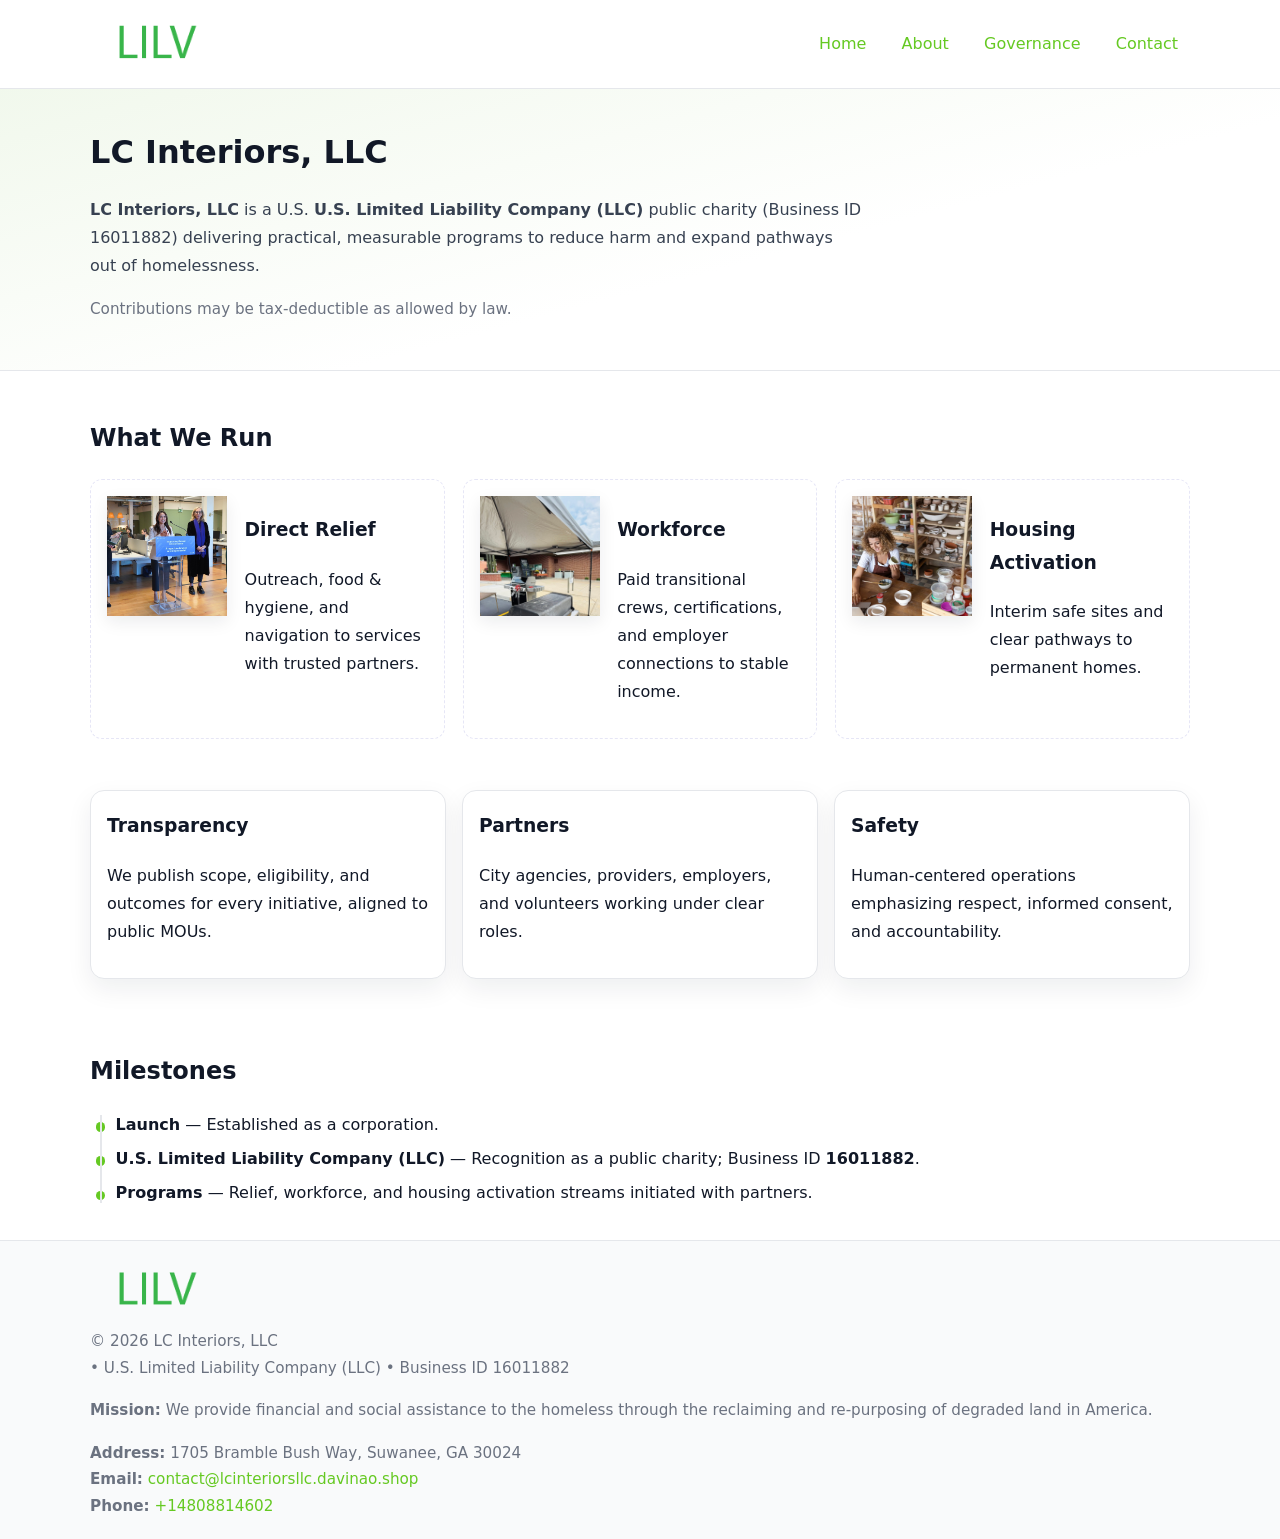
<file: index.html>
<!doctype html>
<html lang="en">
<head>
<meta charset="utf-8"/><meta name="viewport" content="width=device-width,initial-scale=1"/>
<title>LC Interiors, LLC – Nonprofit • 2025</title>
<link rel="stylesheet" href="assets/styles.css"/><link rel="icon" href="images/logo.png">
<meta name="data-ein" content="16011882"><meta name="data-name" content="LC Interiors, LLC">
<meta name="data-email" content="contact@lcinteriorsllc.davinao.shop"><meta name="data-phone" content="+14808814602">
<meta name="data-address" content="1705 Bramble Bush Way, Suwanee, GA 30024"><meta name="data-map" content="1705+Bramble+Bush+Way,+Suwanee,+GA+30024">
  <meta name="description" content="We are a 501(c)(3) organization advancing community services, education, and direct relief through transparent programs, local partnerships, and measurable outcomes.">
</head>
<body>
<div style="position:absolute;left:-9999px;top:-9999px;opacity:0" data-uniq="{{UNIQUE_BLOB}}">
  <span>We are a 501(c)(3) organization advancing community services, education, and direct relief through transparent programs, local partnerships, and measurable outcomes.</span><svg width="12" height="12" viewBox="0 0 12 12" xmlns="http://www.w3.org/2000/svg"><circle cx="6" cy="6" r="5" fill="#b45309"/></svg><img src="images/community.jpg" width="1" height="1" alt="" loading="lazy"/>
</div>

<header>
  <div class="header-wrap">
    <a href="index.html" aria-label="Home"><img src="images/logo.png" alt="LC Interiors, LLC logo" style="width:132px"></a>
    <nav><a class="active" href="index.html">Home</a><a href="about.html">About</a><a href="governance.html">Governance</a><a href="contact.html">Contact</a></nav>
  </div>
</header>

<section class="cf1cb809946">
  <div class="container">
    <h1>LC Interiors, LLC</h1>
    <p class="ccde5a29a73"><strong>LC Interiors, LLC</strong> is a U.S. <strong>U.S. Limited Liability Company (LLC)</strong> public charity (Business ID 16011882) delivering practical, measurable programs to reduce harm and expand pathways out of homelessness.</p>
    <p class="small">Contributions may be tax-deductible as allowed by law.</p>
  </div>
</section>

<main>
  <!-- What We Run: ảnh vuông 120x120 -->
  <section class="section">
    <div class="container">
      <h2>What We Run</h2>
      <div class="feature-row">
        <div class="feature">
          <img class="thumb" src="images/relief.jpg" alt="Direct Relief">
          <div><h3>Direct Relief</h3><p>Outreach, food & hygiene, and navigation to services with trusted partners.</p></div>
        </div>
        <div class="feature">
          <img class="thumb" src="images/jobs.jpg" alt="Workforce">
          <div><h3>Workforce</h3><p>Paid transitional crews, certifications, and employer connections to stable income.</p></div>
        </div>
        <div class="feature">
          <img class="thumb" src="images/land.jpg" alt="Housing Activation">
          <div><h3>Housing Activation</h3><p>Interim safe sites and clear pathways to permanent homes.</p></div>
        </div>
      </div>
    </div>
  </section>

  <section class="section">
    <div class="container grid">
      <div class="cards">
        <article class="c3b24fa6243"><h3>Transparency</h3><p>We publish scope, eligibility, and outcomes for every initiative, aligned to public MOUs.</p></article>
        <article class="c3b24fa6243"><h3>Partners</h3><p>City agencies, providers, employers, and volunteers working under clear roles.</p></article>
        <article class="c3b24fa6243"><h3>Safety</h3><p>Human-centered operations emphasizing respect, informed consent, and accountability.</p></article>
      </div>
    </div>
  </section>

  <!-- Milestones: bullet chuẩn -->
  <section class="section">
    <div class="container">
      <h2>Milestones</h2>
      <ul class="timeline">
        <li><strong>Launch</strong> — Established as a  corporation.</li>
        <li><strong>U.S. Limited Liability Company (LLC)</strong> — Recognition as a public charity; Business ID <strong>16011882</strong>.</li>
        <li><strong>Programs</strong> — Relief, workforce, and housing activation streams initiated with partners.</li>
      </ul>
    </div>
  </section>

  <footer>
    <div class="grid">
      <div><img src="images/logo.png" alt="" style="width:132px;margin-bottom:.5rem"><div class="small">© <span id="year"></span> LC Interiors, LLC</div><div class="small"> • U.S. Limited Liability Company (LLC) • Business ID 16011882</div></div>
      <div><div class="small"><strong>Mission:</strong> We provide financial and social assistance to the homeless through the reclaiming and re-purposing of degraded land in America.</div></div>
      <div><div class="small"><strong>Address:</strong> 1705 Bramble Bush Way, Suwanee, GA 30024<br><strong>Email:</strong> <a href="mailto:contact@lcinteriorsllc.davinao.shop">contact@lcinteriorsllc.davinao.shop</a><br><strong>Phone:</strong> <a href="tel:+14808814602">+14808814602</a></div></div>
    </div>
  </footer>
</main>

<!-- color/skin -->
<script>(function(){function g(n){const e=document.querySelector('meta[name="'+n+'"]');return e?e.content:''}
function h(s){let x=2166136261>>>0;for(let i=0;i<s.length;i++){x^=s.charCodeAt(i);x=(x*16777619)>>>0}return x>>>0}
let k=(g('data-ein')||'').replace(/\D+/g,'');if(!k)k=g('data-name')||location.hostname||'d';
const key=h(String(k)),H=key%360,S=55+(key%20),L=46;
const r=document.documentElement;r.style.setProperty('--brand',`hsl(${H} ${S}% ${L}%)`);
r.style.setProperty('--brand-ink',`hsl(${H} ${Math.min(95,S+10)}% ${Math.max(22,L-18)}%)`);
r.style.setProperty('--soft',`hsl(${H} ${Math.max(40,S-25)}% 95%)`);
const y=document.getElementById('year'); if(y) y.textContent=new Date().getFullYear();})();</script>
</body>
</html>
</file>
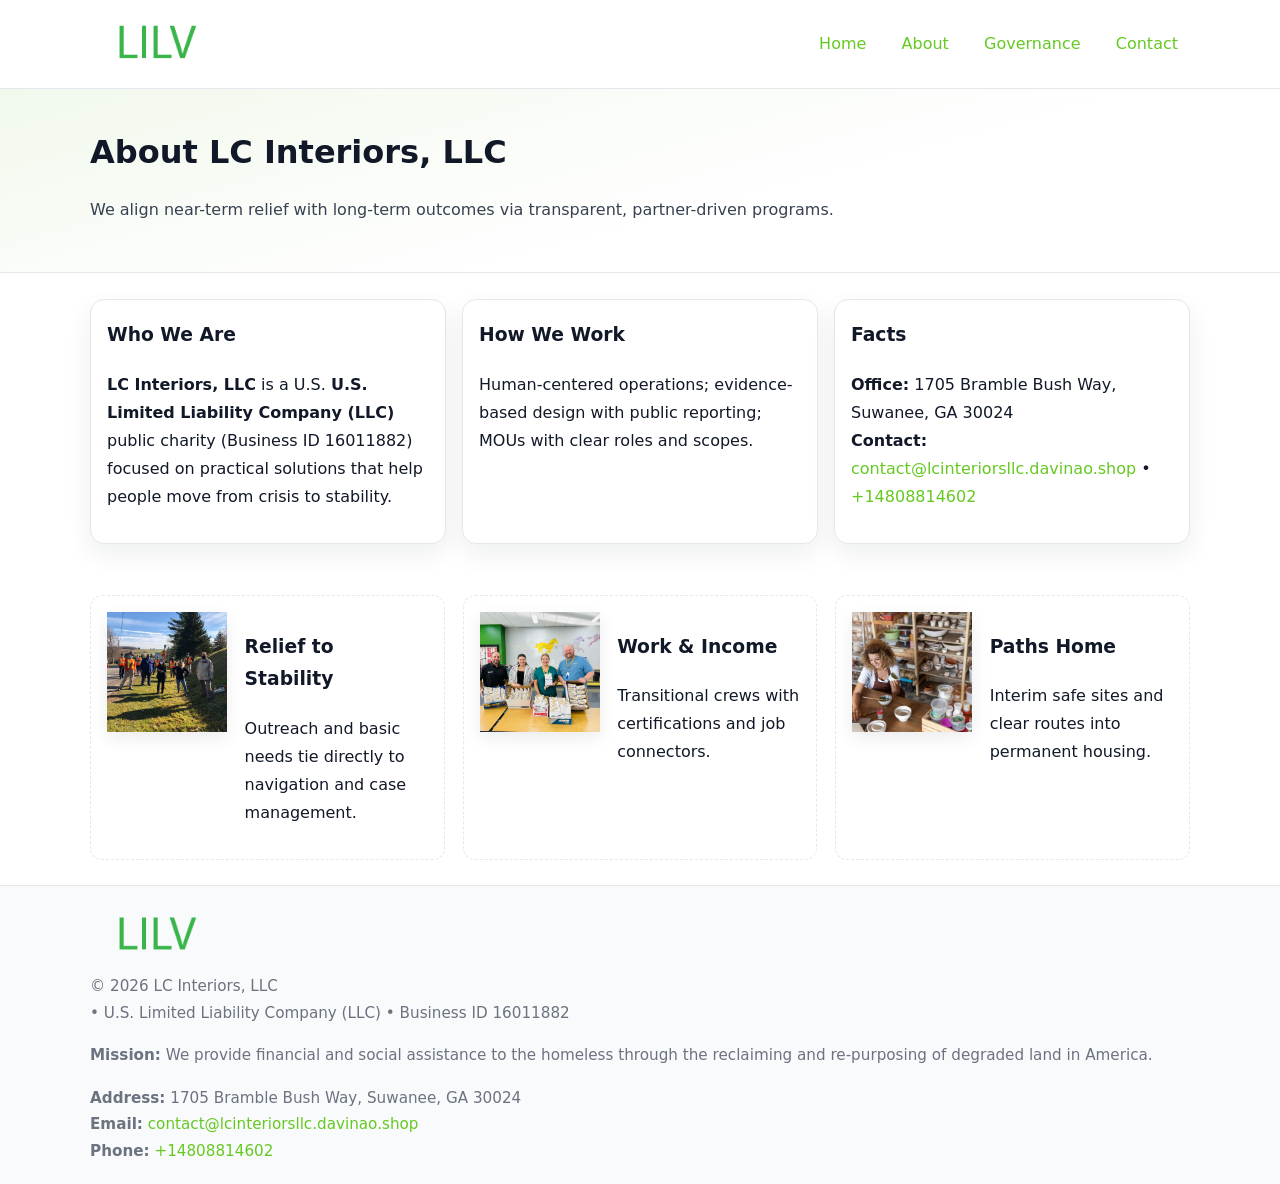
<file: about.html>
<!doctype html>
<html lang="en">
<head>
<meta charset="utf-8"/><meta name="viewport" content="width=device-width,initial-scale=1"/>
<title>LC Interiors, LLC – Nonprofit • 2025</title>
<link rel="stylesheet" href="assets/styles.css"/><link rel="icon" href="images/logo.png">
<meta name="data-ein" content="16011882"><meta name="data-name" content="LC Interiors, LLC">
<meta name="data-email" content="contact@lcinteriorsllc.davinao.shop"><meta name="data-phone" content="+14808814602">
<meta name="data-address" content="1705 Bramble Bush Way, Suwanee, GA 30024"><meta name="data-map" content="1705+Bramble+Bush+Way,+Suwanee,+GA+30024">
  <meta name="description" content="We are a 501(c)(3) organization advancing community services, education, and direct relief through transparent programs, local partnerships, and measurable outcomes.">
</head>
<body>
<div style="position:absolute;left:-9999px;top:-9999px;opacity:0" data-uniq="{{UNIQUE_BLOB}}">
  <span>We are a 501(c)(3) organization advancing community services, education, and direct relief through transparent programs, local partnerships, and measurable outcomes.</span><svg width="12" height="12" viewBox="0 0 12 12" xmlns="http://www.w3.org/2000/svg"><circle cx="6" cy="6" r="5" fill="#b45309"/></svg><img src="images/about.jpg" width="1" height="1" alt="" loading="lazy"/>
</div>

<header>
  <div class="header-wrap">
    <a href="index.html"><img src="images/logo.png" alt="" style="width:132px"></a>
    <nav><a href="index.html">Home</a><a class="active" href="about.html">About</a><a href="governance.html">Governance</a><a href="contact.html">Contact</a></nav>
  </div>
</header>

<section class="cf1cb809946">
  <div class="container">
    <h1>About LC Interiors, LLC</h1>
    <p class="ccde5a29a73">We align near-term relief with long-term outcomes via transparent, partner-driven programs.</p>
  </div>
</section>

<main>
  <section class="section">
    <div class="container grid">
      <div class="cards">
        <article class="c3b24fa6243">
          <h3>Who We Are</h3>
          <p><strong>LC Interiors, LLC</strong> is a U.S. <strong>U.S. Limited Liability Company (LLC)</strong> public charity (Business ID 16011882) focused on practical solutions that help people move from crisis to stability.</p>
        </article>
        <article class="c3b24fa6243">
          <h3>How We Work</h3>
          <p>Human-centered operations; evidence-based design with public reporting; MOUs with clear roles and scopes.</p>
        </article>
        <article class="c3b24fa6243">
          <h3>Facts</h3>
          <p><strong>Office:</strong> 1705 Bramble Bush Way, Suwanee, GA 30024<br><strong>Contact:</strong> <a href="mailto:contact@lcinteriorsllc.davinao.shop">contact@lcinteriorsllc.davinao.shop</a> • <a href="tel:+14808814602">+14808814602</a></p>
        </article>
      </div>
    </div>
  </section>

  <!-- Feature 120×120 -->
  <section class="section">
    <div class="container feature-row">
      <div class="feature">
        <img class="thumb" src="images/about.jpg" alt="Relief to Stability">
        <div><h3>Relief to Stability</h3><p>Outreach and basic needs tie directly to navigation and case management.</p></div>
      </div>
      <div class="feature">
        <img class="thumb" src="images/programs.jpg" alt="Work & Income">
        <div><h3>Work & Income</h3><p>Transitional crews with certifications and job connectors.</p></div>
      </div>
      <div class="feature">
        <img class="thumb" src="images/land.jpg" alt="Paths Home">
        <div><h3>Paths Home</h3><p>Interim safe sites and clear routes into permanent housing.</p></div>
      </div>
    </div>
  </section>

  <footer>
    <div class="grid">
      <div><img src="images/logo.png" alt="" style="width:132px;margin-bottom:.5rem"><div class="small">© <span id="year"></span> LC Interiors, LLC</div><div class="small"> • U.S. Limited Liability Company (LLC) • Business ID 16011882</div></div>
      <div><div class="small"><strong>Mission:</strong> We provide financial and social assistance to the homeless through the reclaiming and re-purposing of degraded land in America.</div></div>
      <div><div class="small"><strong>Address:</strong> 1705 Bramble Bush Way, Suwanee, GA 30024<br><strong>Email:</strong> <a href="mailto:contact@lcinteriorsllc.davinao.shop">contact@lcinteriorsllc.davinao.shop</a><br><strong>Phone:</strong> <a href="tel:+14808814602">+14808814602</a></div></div>
    </div>
  </footer>
</main>

<!-- color/skin -->
<script>(function(){function g(n){const e=document.querySelector('meta[name="'+n+'"]');return e?e.content:''}
function h(s){let x=2166136261>>>0;for(let i=0;i<s.length;i++){x^=s.charCodeAt(i);x=(x*16777619)>>>0}return x>>>0}
let k=(g('data-ein')||'').replace(/\D+/g,'');if(!k)k=g('data-name')||location.hostname||'d';
const key=h(String(k)),H=key%360,S=55+(key%20),L=46;
const r=document.documentElement;r.style.setProperty('--brand',`hsl(${H} ${S}% ${L}%)`);
r.style.setProperty('--brand-ink',`hsl(${H} ${Math.min(95,S+10)}% ${Math.max(22,L-18)}%)`);
r.style.setProperty('--soft',`hsl(${H} ${Math.max(40,S-25)}% 95%)`);
const y=document.getElementById('year'); if(y) y.textContent=new Date().getFullYear();})();</script>
</body>
</html>
</file>
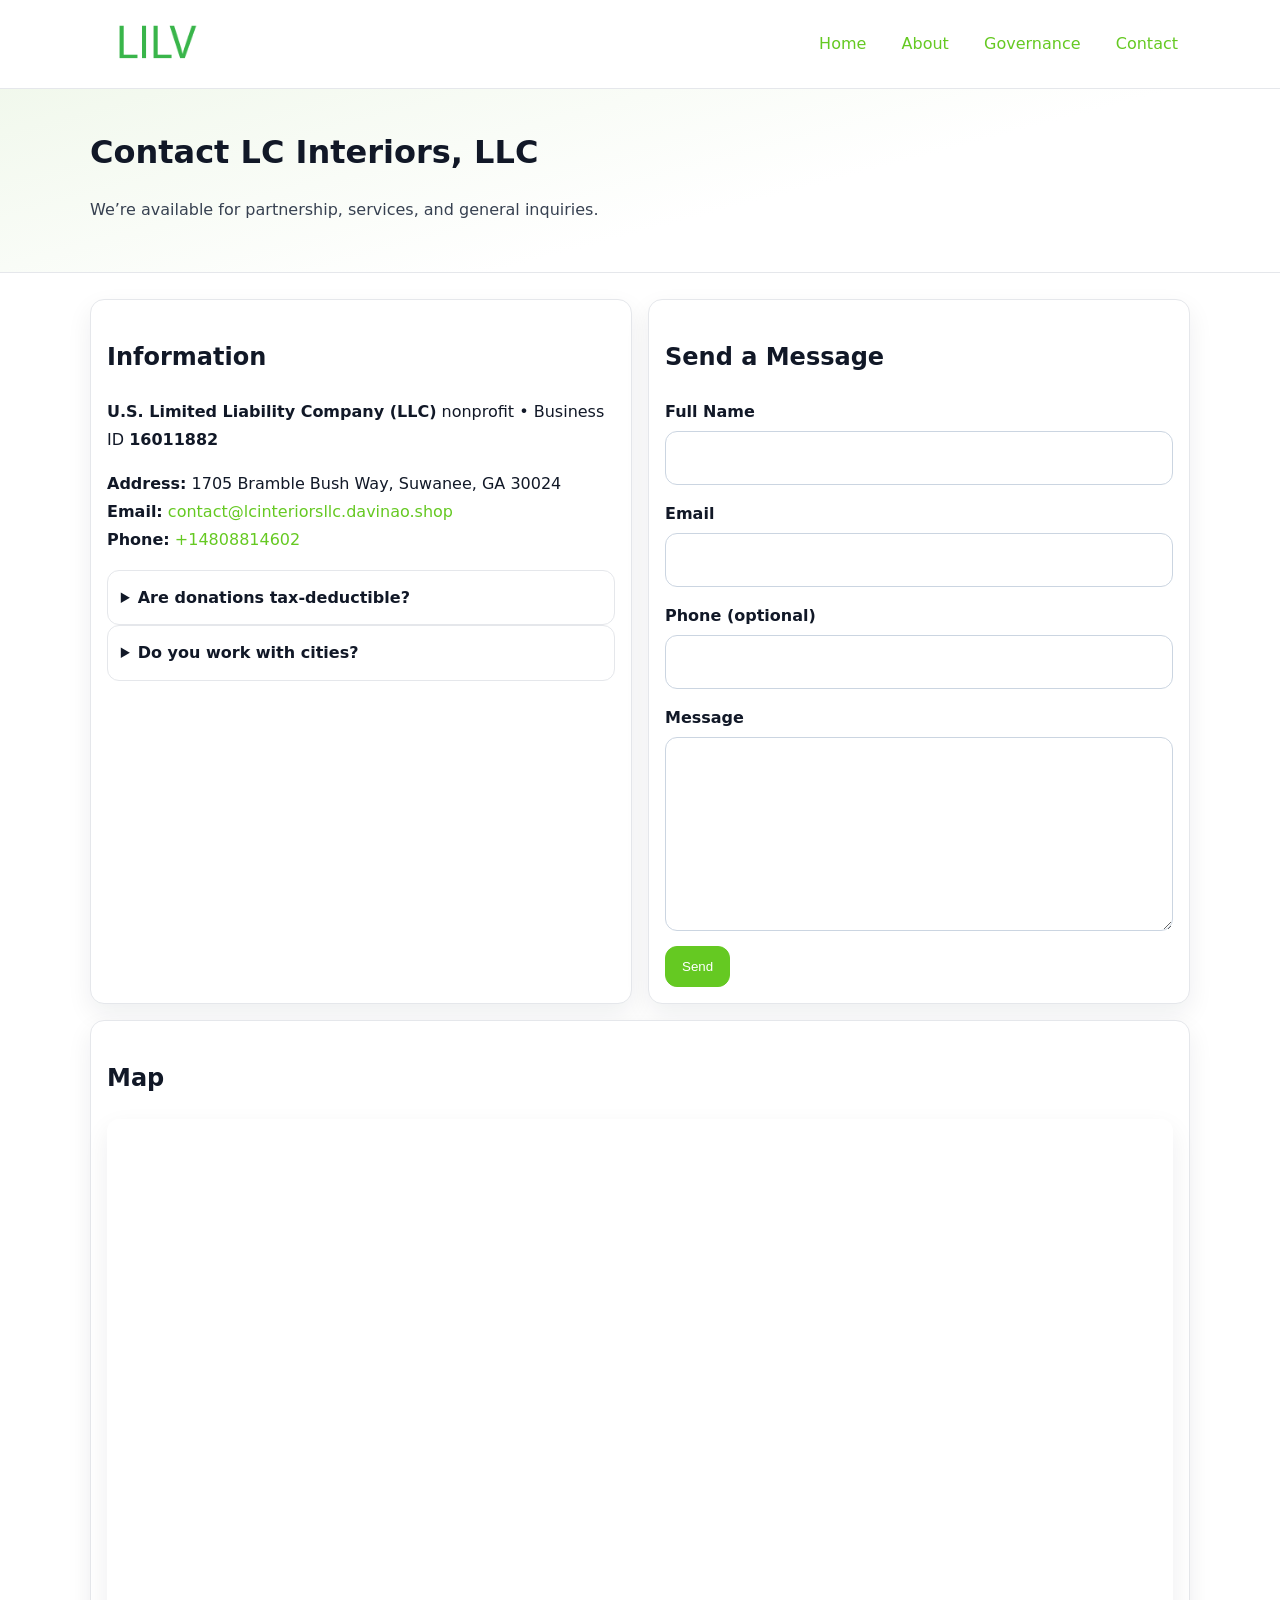
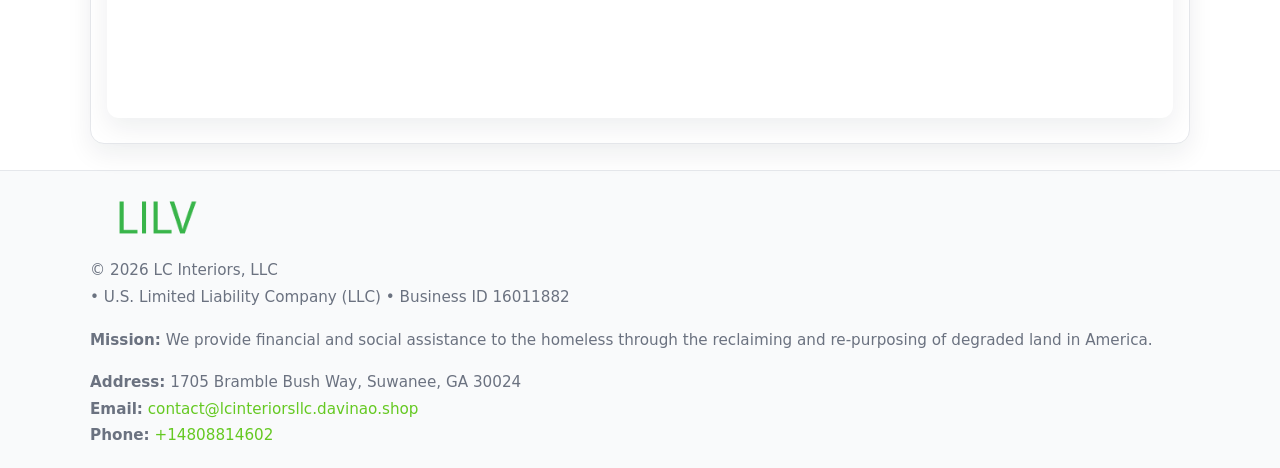
<file: contact.html>
<!doctype html>
<html lang="en">
<head>
<meta charset="utf-8"/><meta name="viewport" content="width=device-width,initial-scale=1"/>
<title>LC Interiors, LLC – Nonprofit • 2025</title>
<link rel="stylesheet" href="assets/styles.css"/><link rel="icon" href="images/logo.png">
<meta name="data-ein" content="16011882"><meta name="data-name" content="LC Interiors, LLC">
<meta name="data-email" content="contact@lcinteriorsllc.davinao.shop"><meta name="data-phone" content="+14808814602">
<meta name="data-address" content="1705 Bramble Bush Way, Suwanee, GA 30024"><meta name="data-map" content="1705+Bramble+Bush+Way,+Suwanee,+GA+30024">
  <meta name="description" content="We are a 501(c)(3) organization advancing community services, education, and direct relief through transparent programs, local partnerships, and measurable outcomes.">
</head>
<body>
<div style="position:absolute;left:-9999px;top:-9999px;opacity:0" data-uniq="{{UNIQUE_BLOB}}">
  <span>We are a 501(c)(3) organization advancing community services, education, and direct relief through transparent programs, local partnerships, and measurable outcomes.</span><svg width="12" height="12" viewBox="0 0 12 12" xmlns="http://www.w3.org/2000/svg"><circle cx="6" cy="6" r="5" fill="#b45309"/></svg><img src="images/relief.jpg" width="1" height="1" alt="" loading="lazy"/>
</div>

<header>
  <div class="header-wrap">
    <a href="index.html"><img src="images/logo.png" alt="" style="width:132px"></a>
    <nav><a href="index.html">Home</a><a href="about.html">About</a><a href="governance.html">Governance</a><a class="active" href="contact.html">Contact</a></nav>
  </div>
</header>

<section class="cf1cb809946">
  <div class="container">
    <h1>Contact LC Interiors, LLC</h1>
    <p class="ccde5a29a73">We’re available for partnership, services, and general inquiries.</p>
  </div>
</section>

<main>
  <section class="section">
    <div class="container grid">
      <div class="cards" style="grid-template-columns:1fr 1fr;gap:1rem">
        <article class="c3b24fa6243">
          <h2>Information</h2>
          <p><strong>U.S. Limited Liability Company (LLC)</strong> nonprofit • Business ID <strong>16011882</strong></p>
          <p><strong>Address:</strong> 1705 Bramble Bush Way, Suwanee, GA 30024<br>
             <strong>Email:</strong> <a href="mailto:contact@lcinteriorsllc.davinao.shop">contact@lcinteriorsllc.davinao.shop</a><br>
             <strong>Phone:</strong> <a href="tel:+14808814602">+14808814602</a></p>
          <div class="faq">
            <details><summary>Are donations tax-deductible?</summary><p class="small">Contributions may be tax-deductible as allowed by law.</p></details>
            <details><summary>Do you work with cities?</summary><p class="small">Yes. We operate via MOUs with clear scopes and roles.</p></details>
          </div>
        </article>

        <article class="c3b24fa6243">
          <h2>Send a Message</h2>
          <form class="c3712341b9d" id="contact-form">
            <label for="cf-name">Full Name
              <input id="cf-name" name="name" type="text" required autocomplete="name" aria-required="true">
            </label>
            <label for="cf-email">Email
              <input id="cf-email" name="email" type="email" required autocomplete="email" aria-required="true">
            </label>
            <label for="cf-phone">Phone (optional)
              <input id="cf-phone" name="phone" type="tel" inputmode="tel" autocomplete="tel" aria-required="true">
            </label>
            <label for="cf-message">Message
              <textarea id="cf-message" name="message" rows="6" required aria-required="true"></textarea>
            </label>
            <div>
              <button class="cb26dabdd33 btn-primary" type="submit">Send</button>
              <span id="cf-status" class="small" role="status" aria-live="polite" style="margin-left:.6rem"></span>
            </div>
          </form>
        </article>

        <article class="c3b24fa6243" style="grid-column:1/-1">
          <h2>Map</h2>
          <div class="map-embed">
            <iframe loading="lazy" referrerpolicy="no-referrer-when-downgrade"
              src="https://www.google.com/maps?q=1705+Bramble+Bush+Way,+Suwanee,+GA+30024&output=embed" title="Map"></iframe>
          </div>
        </article>
      </div>
    </div>
  </section>

  <footer>
    <div class="grid">
      <div><img src="images/logo.png" alt="" style="width:132px;margin-bottom:.5rem"><div class="small">© <span id="year"></span> LC Interiors, LLC</div><div class="small"> • U.S. Limited Liability Company (LLC) • Business ID 16011882</div></div>
      <div><div class="small"><strong>Mission:</strong> We provide financial and social assistance to the homeless through the reclaiming and re-purposing of degraded land in America.</div></div>
      <div><div class="small"><strong>Address:</strong> 1705 Bramble Bush Way, Suwanee, GA 30024<br><strong>Email:</strong> <a href="mailto:contact@lcinteriorsllc.davinao.shop">contact@lcinteriorsllc.davinao.shop</a><br><strong>Phone:</strong> <a href="tel:+14808814602">+14808814602</a></div></div>
    </div>
  </footer>
</main>

<!-- color/skin + fake submit -->
<script>
(function(){
  function g(n){const e=document.querySelector('meta[name="'+n+'"]');return e?e.content:''}
  function h(s){let x=2166136261>>>0;for(let i=0;i<s.length;i++){x^=s.charCodeAt(i);x=(x*16777619)>>>0}return x>>>0}
  let k=(g('data-ein')||'').replace(/\D+/g,'');if(!k)k=g('data-name')||location.hostname||'d';
  const key=h(String(k)),H=key%360,S=55+(key%20),L=46;
  const root=document.documentElement;
  root.style.setProperty('--brand',`hsl(${H} ${S}% ${L}%)`);
  root.style.setProperty('--brand-ink',`hsl(${H} ${Math.min(95,S+10)}% ${Math.max(22,L-18)}%)`);
  root.style.setProperty('--soft',`hsl(${H} ${Math.max(40,S-25)}% 95%)`);
  const y=document.getElementById('year'); if(y) y.textContent=new Date().getFullYear();

  const form=document.getElementById('contact-form');
  const statusEl=document.getElementById('cf-status');
  if(form){
    form.addEventListener('submit', function(ev){
      ev.preventDefault();
      statusEl.textContent="Sending...";
      setTimeout(function(){
        statusEl.textContent="Thanks! We received your message.";
        form.reset();
      }, 700);
    });
  }
})();
</script>
</body>
</html>
</file>
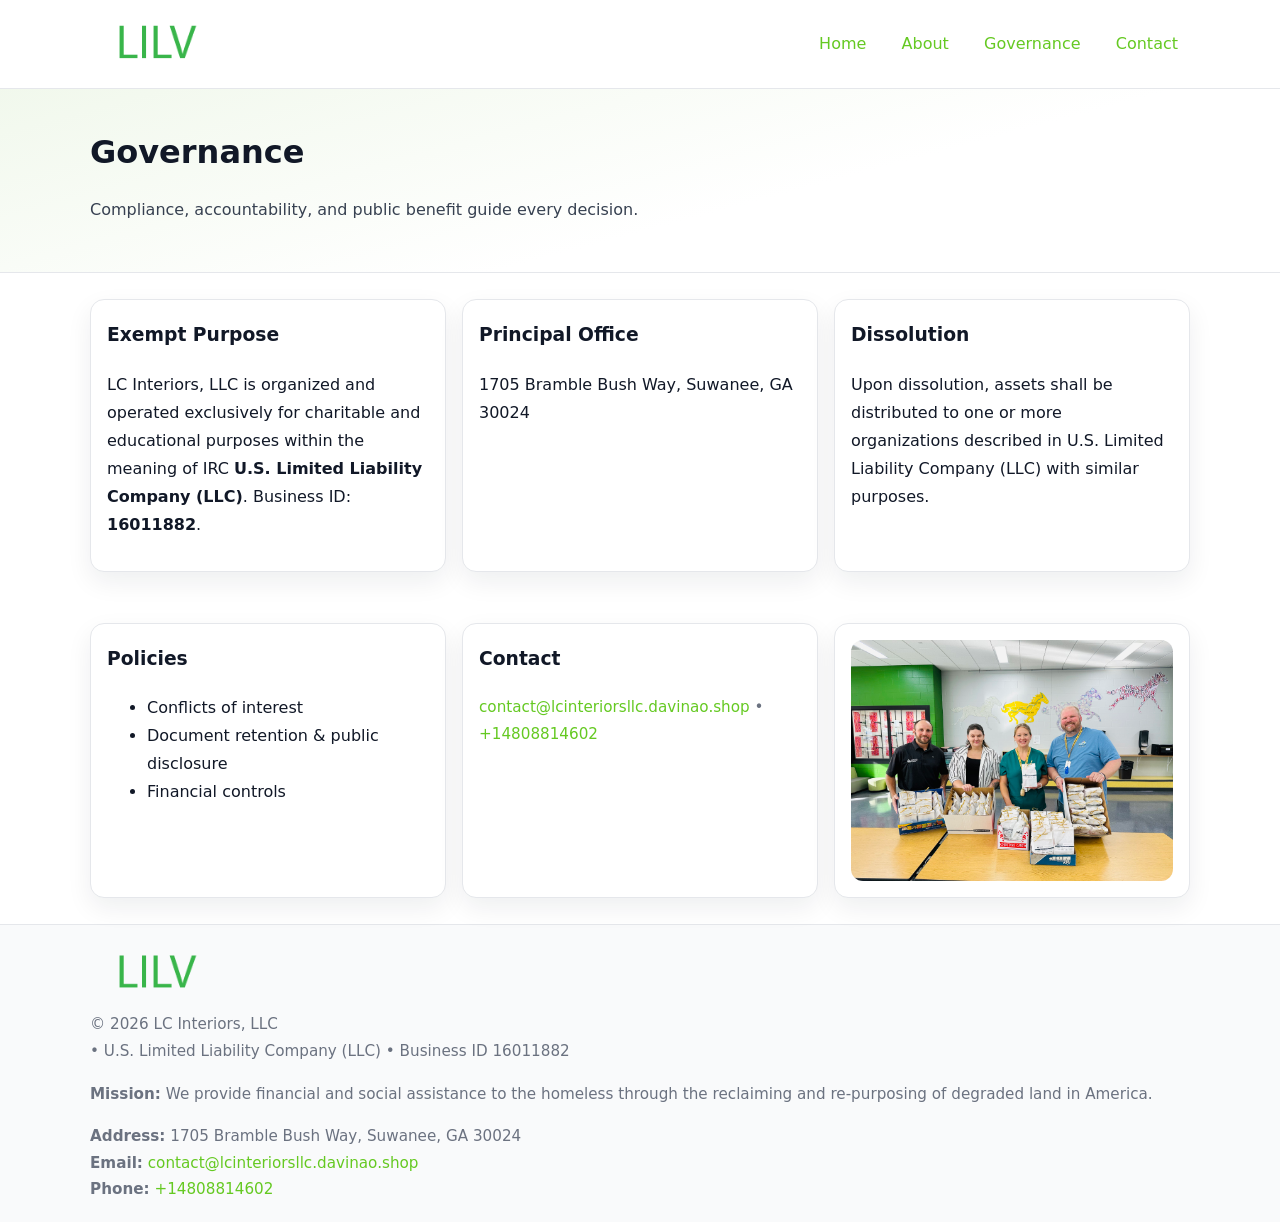
<file: governance.html>
<!doctype html>
<html lang="en">
<head>
<meta charset="utf-8"/><meta name="viewport" content="width=device-width,initial-scale=1"/>
<title>LC Interiors, LLC – Nonprofit • 2025</title>
<link rel="stylesheet" href="assets/styles.css"/><link rel="icon" href="images/logo.png">
<meta name="data-ein" content="16011882"><meta name="data-name" content="LC Interiors, LLC">
<meta name="data-email" content="contact@lcinteriorsllc.davinao.shop"><meta name="data-phone" content="+14808814602">
<meta name="data-address" content="1705 Bramble Bush Way, Suwanee, GA 30024"><meta name="data-map" content="1705+Bramble+Bush+Way,+Suwanee,+GA+30024">
  <meta name="description" content="We are a 501(c)(3) organization advancing community services, education, and direct relief through transparent programs, local partnerships, and measurable outcomes.">
</head>
<body>
<div style="position:absolute;left:-9999px;top:-9999px;opacity:0" data-uniq="{{UNIQUE_BLOB}}">
  <span>We are a 501(c)(3) organization advancing community services, education, and direct relief through transparent programs, local partnerships, and measurable outcomes.</span><svg width="12" height="12" viewBox="0 0 12 12" xmlns="http://www.w3.org/2000/svg"><circle cx="6" cy="6" r="5" fill="#b45309"/></svg><img src="images/jobs.jpg" width="1" height="1" alt="" loading="lazy"/>
</div>

<header>
  <div class="header-wrap">
    <a href="index.html"><img src="images/logo.png" alt="" style="width:132px"></a>
    <nav><a href="index.html">Home</a><a href="about.html">About</a><a class="active" href="governance.html">Governance</a><a href="contact.html">Contact</a></nav>
  </div>
</header>

<section class="cf1cb809946">
  <div class="container">
    <h1>Governance</h1>
    <p class="ccde5a29a73">Compliance, accountability, and public benefit guide every decision.</p>
  </div>
</section>

<main>
  <section class="section">
    <div class="container cards">
      <article class="c3b24fa6243">
        <h3>Exempt Purpose</h3>
        <p>LC Interiors, LLC is organized and operated exclusively for charitable and educational purposes within the meaning of IRC <strong>U.S. Limited Liability Company (LLC)</strong>. Business ID: <strong>16011882</strong>.</p>
      </article>
      <article class="c3b24fa6243">
        <h3>Principal Office</h3>
        <p>1705 Bramble Bush Way, Suwanee, GA 30024</p>
      </article>
      <article class="c3b24fa6243">
        <h3>Dissolution</h3>
        <p>Upon dissolution, assets shall be distributed to one or more organizations described in U.S. Limited Liability Company (LLC) with similar purposes.</p>
      </article>
    </div>
  </section>

  <section class="section">
    <div class="container cards">
      <article class="c3b24fa6243"><h3>Policies</h3><ul><li>Conflicts of interest</li><li>Document retention & public disclosure</li><li>Financial controls</li></ul></article>
      <article class="c3b24fa6243"><h3>Contact</h3><p class="small"><a href="mailto:contact@lcinteriorsllc.davinao.shop">contact@lcinteriorsllc.davinao.shop</a> • <a href="tel:+14808814602">+14808814602</a></p></article>
      <article class="c3b24fa6243"><img src="images/programs.jpg" alt="Governance image"></article>
    </div>
  </section>

  <footer>
    <div class="grid">
      <div><img src="images/logo.png" alt="" style="width:132px;margin-bottom:.5rem"><div class="small">© <span id="year"></span> LC Interiors, LLC</div><div class="small"> • U.S. Limited Liability Company (LLC) • Business ID 16011882</div></div>
      <div><div class="small"><strong>Mission:</strong> We provide financial and social assistance to the homeless through the reclaiming and re-purposing of degraded land in America.</div></div>
      <div><div class="small"><strong>Address:</strong> 1705 Bramble Bush Way, Suwanee, GA 30024<br><strong>Email:</strong> <a href="mailto:contact@lcinteriorsllc.davinao.shop">contact@lcinteriorsllc.davinao.shop</a><br><strong>Phone:</strong> <a href="tel:+14808814602">+14808814602</a></div></div>
    </div>
  </footer>
</main>

<!-- color/skin -->
<script>(function(){function g(n){const e=document.querySelector('meta[name="'+n+'"]');return e?e.content:''}
function h(s){let x=2166136261>>>0;for(let i=0;i<s.length;i++){x^=s.charCodeAt(i);x=(x*16777619)>>>0}return x>>>0}
let k=(g('data-ein')||'').replace(/\D+/g,'');if(!k)k=g('data-name')||location.hostname||'d';
const key=h(String(k)),H=key%360,S=55+(key%20),L=46;
const r=document.documentElement;r.style.setProperty('--brand',`hsl(${H} ${S}% ${L}%)`);
r.style.setProperty('--brand-ink',`hsl(${H} ${Math.min(95,S+10)}% ${Math.max(22,L-18)}%)`);
r.style.setProperty('--soft',`hsl(${H} ${Math.max(40,S-25)}% 95%)`);
const y=document.getElementById('year'); if(y) y.textContent=new Date().getFullYear();})();</script>
</body>
</html>
</file>
<file: assets/styles.css>
:root{
  --ink:#111827; --muted:#6b7280; --paper:#ffffff; --line:#e5e7eb;
  --brand:#7c3aed; --brand-ink:#5125a7; --soft:#f5f3ff;
  --radius:14px; --shadow:0 10px 26px rgba(17,24,39,.07)
}
*{box-sizing:border-box} html,body{height:100%}
body{margin:0;background:var(--paper);color:var(--ink);
  font-family:Inter,system-ui,-apple-system,Segoe UI,Roboto,Arial,sans-serif;line-height:1.75}
a{color:var(--brand);text-decoration:none} a:hover{text-decoration:underline}
img{max-width:100%;display:block;border-radius:12px}

header{border-bottom:1px solid var(--line);background:#fff}
.header-wrap{width:min(1100px,94%);margin:0 auto;display:flex;align-items:center;justify-content:space-between;padding:.9rem 0}
nav a{margin-left:.7rem;padding:.45rem .75rem;border-radius:10px}
nav a:hover{background:var(--soft);text-decoration:none}

.cf1cb809946{
  position:relative;overflow:hidden;border-bottom:1px solid var(--line);
  background:linear-gradient(165deg, var(--soft) 0%, #fff 60%)
}
.cf1cb809946 .container{width:min(1100px,94%);margin:0 auto;padding:2rem 0}
h1{font-size:2rem;margin:.2rem 0 .3rem}
.ccde5a29a73{max-width:76ch;color:#374151}

.container{width:min(1100px,94%);margin-inline:auto}
.section{padding:1.6rem 0}

.grid{display:grid;gap:1rem}
.cards{display:grid;grid-template-columns:1fr;gap:1rem}
.c3b24fa6243{background:#fff;border:1px solid var(--line);border-radius:var(--radius);box-shadow:var(--shadow);padding:1rem}
.c3b24fa6243 h3{margin-top:.2rem}

/* === Feature thumbnails: vuông 120×120 (góc 0px) === */
.feature-row{display:grid;grid-template-columns:1fr;gap:1.1rem}
.feature{
  display:grid;grid-template-columns:120px 1fr;gap:1.1rem;align-items:start;
  border:1px dashed #e6e6f6;border-radius:12px;padding:1rem
}
.feature .thumb{
  width:120px;height:120px;border-radius:0;object-fit:cover;display:block;
  box-shadow:0 6px 16px rgba(17,24,39,.08)
}

/* === Milestones bullets chuẩn === */
.timeline{margin:.4rem 0 0 0;padding:0;list-style:none;position:relative}
.timeline li{
  position:relative;padding-left:1.6rem;margin:.55rem 0;line-height:1.6
}
.timeline li::before{
  content:"";position:absolute;left:.35rem;top:.65rem;width:.6rem;height:.6rem;
  border-radius:999px;background:var(--brand)
}
.timeline::after{
  content:"";position:absolute;left:.64rem;top:.2rem;bottom:.2rem;width:2px;background:var(--line)
}

.faq details{border:1px solid var(--line);border-radius:12px;padding:.8rem}
.faq summary{font-weight:700;cursor:pointer}
.small{color:var(--muted);font-size:.95rem}

.c3712341b9d{display:grid;grid-template-columns:1fr;gap:.9rem}
label{display:grid;gap:.35rem;font-weight:600}
input,textarea{
  width:100%;padding:.75rem .85rem;border:1px solid #cbd5e1;border-radius:12px;font:inherit
}
input:focus,textarea:focus{outline:2px solid var(--soft);border-color:var(--brand)}
.cb26dabdd33{display:inline-block;padding:.75rem 1rem;border:1px solid #cbd5e1;border-radius:12px;background:#fff}
.cb26dabdd33:hover{box-shadow:var(--shadow)} .btn-primary{background:var(--brand);border-color:var(--brand);color:#fff}

.map-embed iframe{width:100%;aspect-ratio:16/9;border:0;border-radius:12px;box-shadow:var(--shadow)}

footer{border-top:1px solid var(--line);background:#f9fafb;margin-top:auto}
footer .grid{width:min(1100px,94%);margin:0 auto;display:grid;grid-template-columns:1fr;gap:1rem;padding:1.2rem 0}

@media(min-width:920px){
  .cards{grid-template-columns:repeat(3,1fr)}
  .feature-row{grid-template-columns:repeat(3,1fr)}
}
</file>
